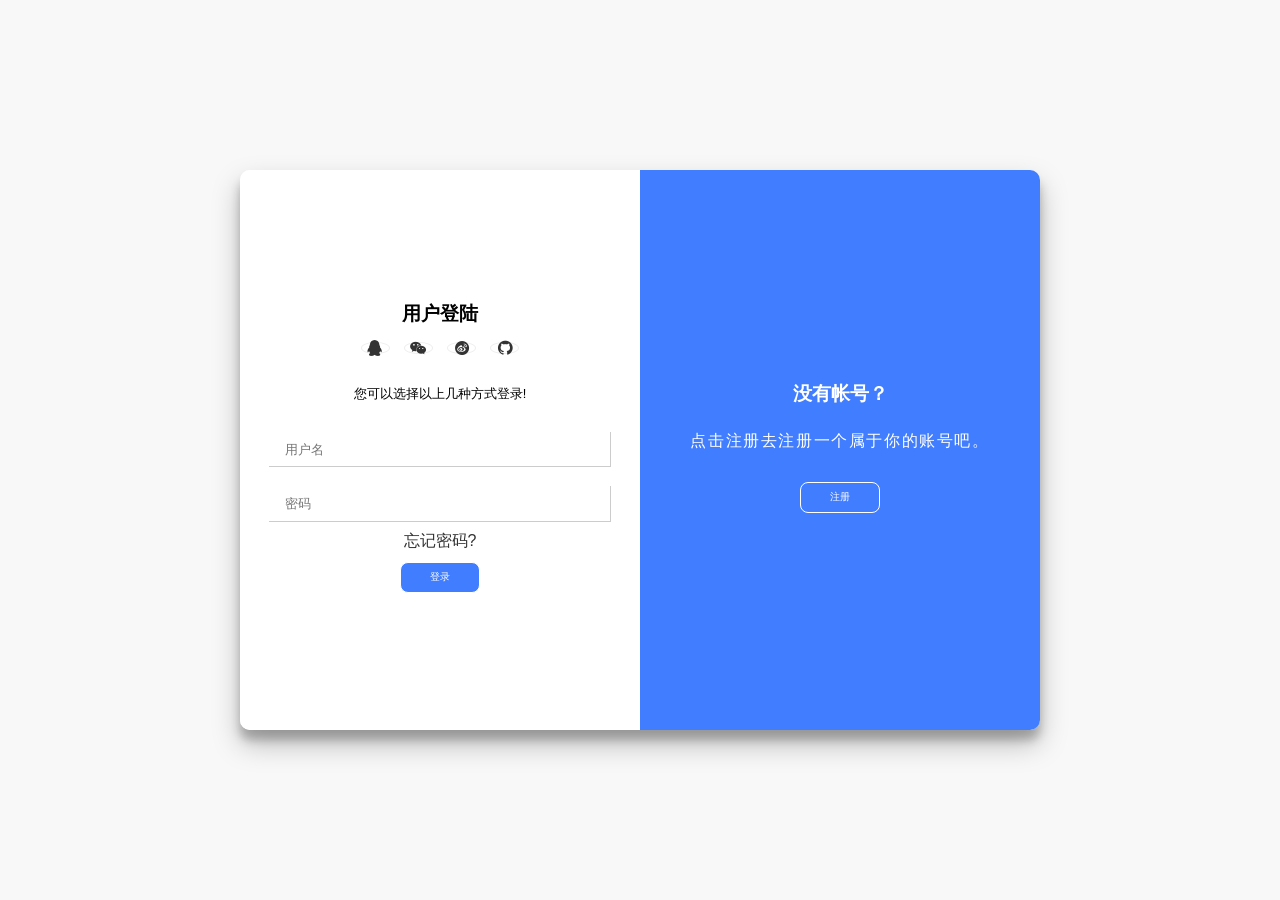
<file: index.html>
<!DOCTYPE html>
<html lang="zh-CH">
<head>
    <meta charset="UTF-8">
    <meta name="viewport" content="width=device-width, initial-scale=1.0">
    <title>哈尔滨理工大学官网练习</title>
    <link rel="stylesheet" href="./css/index.css">
</head>
<script>
    window.onload=function(){
        // 读取Cookie
        let cookie = document.cookie;
        // 如果没有登录状态
        if (!cookie.includes('loginStatus=success')) {
            alert('请先登录！');
            window.location.href = './auth/index.html'; // 登录页面路径
        }
        let imglist = document.querySelectorAll('.imglist a')
        let leftBtn = document.querySelector('.leftBtn')
        let rightBtn = document.querySelector('.rightBtn')
        let btnlist = document.querySelectorAll('.btnlist span')
        // 轮播图的下标
        let index=0;
        let time;
        autoPlay();
        //位置按钮
        btnClick();
        function autoPlay(){
            clearInterval(time);
            time = setInterval(() => {
                // for(let i=0;i<imglist.length;i++){
                //     imglist[i].classList.remove('show');
                // }
                index==imglist.length-1?index=0:index++;
                public();
                // imglist[index].classList.add('show')
            }, 3000);
        }
        leftBtn.onclick=function(){
            // 清除一下time，防止在点击按钮的时候还在自动轮播
            clearInterval(time);
            index==0?index=imglist.length-1:index--;
            public();
            // 再调用
            autoPlay();
        }
        rightBtn.onclick=function(){
            clearInterval(time);
            index==imglist.length-1?index=0:index++;
            public();
            autoPlay();
        }
        function public(){
              for(let i=0;i<imglist.length;i++){
                imglist[i].classList.remove('show');
                btnlist[i].classList.remove('che');
                }
                imglist[index].classList.add('show');
                btnlist[index].classList.add('che');
        }
        function btnClick(){
            for(let i=0;i<btnlist.length;i++){
                btnlist[i].onclick=function(){
                    clearInterval(time);
                    index = i;
                    public();
                    autoPlay();
                }
            }
        }
        // 小轮播图缓慢轮播
        const postList=document.getElementById('postList')
        // 速度
        postList.style.animationDuration = '10s'
        // 自动获取下拉菜单高度
        const menuitems = document.querySelectorAll('.wp-menu .menu-item');
        menuitems.forEach(item =>{
            const submenu = item.querySelector('.submenu');
            if(submenu){
                const subHeight = submenu.scrollHeight;
                item.addEventListener('mouseenter',()=>{
                    submenu.style.height = subHeight + 'px'
                });
                item.addEventListener('mouseleave',()=>{
                    submenu.style.height = '0';
                })
            }
        })
    }
</script>
<body>
    <!-- 头部栏 -->
     <div class="header">
        <div class="container">
            <!-- 左侧logo区 -->
        <div class="header-left clearfix">
            <div class="sitelogo">
                <a href="#" title="返回哈尔滨理工大学首页"><img src="./images/logo.png" alt="logo图"></a>
            </div>
        </div>
        <!-- 右侧搜索区 -->
        <div class="header-right clearfix">
            <div class="old">
                <ul class="clearfix">
                    <li class="links-i1"><a href="#">旧版网站</a></li>
                </ul>
            </div>
            <div class="search-box">
                <div class="search-wp">
                    <form>
                        <div class="search-input">
                            <input class="search-title" type="text" placeholder="请输入关键字">
                        </div>
                        <div class="search-btn">
                            <input type="submit" class="search-submit" value>
                        </div>
                    </form>
                </div>
            </div>
        </div>
        </div>
     </div>
     <!-- 头部导航栏 -->
      <div class="wp-nav">
        <div class="inner clearfix">
            <div class="wp-panel">
                <div class="wp-winder">
                    <ul class="wp-menu clearfix">
                        <li class="menu-item i1"><a class="menu-link" href="#">首页</a></li>
                        <li class="menu-item i2">
                            <a class="menu-link" href="#">学校概况</a>
                            <ul class="submenu">
                                <li><a href="#">学院简介</a></li>
                                <li><a href="#">现任领导</a></li>
                                <li><a href="#">委员会</a></li>
                                <li><a href="#">学院办公室</a></li>
                                <li><a href="#">学生工作办公室</a></li>
                                <li><a href="#">系、中心</a></li>
                            </ul>
                        </li>
                        <li class="menu-item i3">
                            <a class="menu-link" href="#">师资队伍</a>
                            <ul class="submenu">
                                <li><a href="#">荣誉称号</a></li>
                                <li><a href="#">研究生导师</a></li>
                                <li><a href="#">教师队伍</a></li>
                                <li><a href="#">人才引进</a></li>
                            </ul>
                        </li>
                        <li class="menu-item i4">
                            <a class="menu-link" href="#">人才培养</a>
                            <ul class="submenu">
                                <li><a href="#">本科生培养</a></li>
                                <li><a href="#">硕士生培养</a></li>
                                <li><a href="#">博士生培养</a></li>
                                <li><a href="#">现代产业学院</a></li>
                            </ul>
                        </li>
                        <li class="menu-item i5">
                            <a class="menu-link" href="#">学科建设</a>
                            <ul class="submenu">
                                <li><a href="#">学科简介</a></li>
                                <li><a href="#">学科方向</a></li>
                                <li><a href="#">支撑平台</a></li>
                                <li><a href="#">博士后流动站</a></li>
                            </ul>
                        </li>
                        <li class="menu-item i6">
                            <a class="menu-link" href="#">专业建设</a>
                            <ul class="submenu">
                                <li><a href="#">一流本科专业</a></li>
                                <li><a href="#">工程教育专业认证</a></li>
                                <li><a href="#">新工科</a></li>
                                <li><a href="#">学生指导</a></li>
                                <li><a href="#">研究成果</a></li>
                                <li><a href="#">省级实验教学示范中心</a></li>
                            </ul>
                        </li>
                        <li class="menu-item i7">
                            <a class="menu-link" href="#">科学研究</a>
                            <ul class="submenu">
                                <li><a href="#">科研动态</a></li>
                                <li><a href="#">科研成果</a></li>
                            </ul>
                        </li>
                        <li class="menu-item i8">
                            <a class="menu-link" href="#">党群工作</a>
                            <ul class="submenu">
                                <li><a href="#">基层党组织</a></li>
                                <li><a href="#">党建理论</a></li>
                                <li><a href="#">党建学习</a></li>
                                <li><a href="#">党建活动</a></li>
                                <li><a href="#">党建风采</a></li>
                                <li><a href="#">能力作风建设</a></li>
                                <li><a href="#">喜迎二十大系列活动</a></li>
                            </ul>
                        </li>
                        <li class="menu-item i9">
                            <a class="menu-link" href="#">学生工作</a>
                            <ul class="submenu">
                                <li><a href="#">团学组织</a></li>
                                <li><a href="#">学生党建</a></li>
                                <li><a href="#">学生活动</a></li>
                                <li><a href="#">心理健康</a></li>
                                <li><a href="#">青春榜样</a></li>
                            </ul>
                        </li>
                        <li class="menu-item i10">
                            <a class="menu-link" href="#">招生就业</a>
                            <ul class="submenu">
                                <li><a href="#">本科生招生</a></li>
                                <li><a href="#">研究生招生</a></li>
                                <li><a href="#">就业工作</a></li>
                            </ul>
                        </li>
                        <li class="menu-item i11">
                            <a class="menu-link" href="#">校友之家</a>
                            <ul class="submenu">
                                <li><a href="#">校友风采</a></li>
                                <li><a href="#">校庆专栏</a></li>
                            </ul>
                        </li>
                    </ul>
                </div>
            </div>

        </div>
      </div>
      <!-- 主题内容区域 -->
       <!-- 轮播图-暂时用图片 -->
        <div class="wp-banner">
            <div class="imglist clearfix">
                <a href="#" class="show"><img src="./images/banner1.png" alt=""></a>
                <a href="#" class="show"><img src="./images/banner2.png" alt=""></a>
                <a href="#" class="show"><img src="./images/banner3.png" alt=""></a>
                <div class="leftBtn">&lt;</div>
                <div class="rightBtn">&gt;</div>
                <!-- 位置按钮 -->
                <div class="btnlist">
                    <span class="che"></span>
                    <span></span>
                    <span></span>
                </div>
            </div>
        </div>
        <!-- 内容区1 -->
         <div class="main1">
            <div class="container clearfix ">
                <div class="main1-left ">
                    <div class="biaoti clearfix">
                        <div class="tt">
                            <h3 class="titi" style="cursor: pointer;"><span class="title">学院要闻</span></h3>
                        </div>
                        <div class="more">
                            <a href="#">更多>></a>
                        </div>
                    </div>
                    <div class="mm1">
                        <div class="mm1-pc"><img src="./images/mm1.png" alt="小轮播图1-暂定"></div>
                        <div class="mm1-wz">
                            <h2 class="wz-h2">
                                <a href="#">计算机科学与技术学院召开2026版人才培...</a>
                            </h2>
                        </div>
                    </div>
                    <div class="mm2">
                        <ul class="new-text">
                            <li class="new-text-i1">
                                    <a href="#">校党委书记赵琳深入学院调研指导</a>
                            </li>
                            <li class="new-text-i2">
                                    <a href="#">校长刘侠、副校长杜军深入学院开展学科建设</a>
                                    <a class="i2-min" href="#">为深入贯彻落实学校“学科建设年”精神和相关工作部署...</a>
                            </li>
                            <li class="new-text-i3">
                                <a href="#">计算机科学与技术学院召开2026版人才培养方案论...</a>
                            </li>
                            <li class="new-text-i4">
                                <a href="#">计算机科学与技术学院领导深入新生晚自习巡查指...</a>
                            </li>
                            <li class="new-text-i5">
                                <a href="#">压实责任 全力攻坚——计算机科学与技术学院召开2...</a>
                            </li>
                            <li class="new-text-i6">
                                <a href="#">【书记领讲开学第一课·思想领航启新程】凝心铸...</a>
                            </li>
                        </ul>
                    </div>
                </div>
                <div class="main1-right ">
                    <div class="biaoti2 clearfix">
                        <div class="tt2">
                            <h3 class="titi" style="cursor: pointer;"><span class="title">通知公告</span></h3>
                        </div>
                        <div class="more">
                            <a href="#">更多>></a>
                        </div>
                    </div>
                    <div class="con">
                        <ul class="news_list clearfix">
                            <li class="news n1">
                                <div class="news_date">
                                    <div class="news_year">22</div>
                                    <div class="news_days">2026-04</div>
                                </div>
                                <div class="news_wz">
                                    <div class="news_con">
                                        <div class="news_title">
                                            <a href="#">计算机科学与技术学院2026年“励志之星”推荐人选公示</a>
                                        </div>
                                    </div>
                                </div>
                            </li>
                            <li class="news n1">
                                <div class="news_date">
                                    <div class="news_year">20</div>
                                    <div class="news_days">2026-04</div>
                                </div>
                                <div class="news_wz">
                                    <div class="news_con">
                                        <div class="news_title">
                                            <a href="#">计算机科学与技术学院2026年博士研究生招生（第二阶段）成绩公示</a>
                                        </div>
                                    </div>
                                </div>
                            </li>
                            <li class="news n1">
                                <div class="news_date">
                                    <div class="news_year">09</div>
                                    <div class="news_days">2026-04</div>
                                </div>
                                <div class="news_wz">
                                    <div class="news_con">
                                        <div class="news_title">
                                            <a href="#">计算机科学与技术学院2026年硕士研究生调剂公告 （第二批次）</a>
                                        </div>
                                    </div>
                                </div>
                            </li>
                            <li class="news n2"></li>
                            <li class="news n3"></li>
                        </ul>
                    </div>
                </div>
            </div>
         </div>
         <!-- 内容区2 -->
          <div class="main2">
            <div class="container">
                <div class="mod">
                    <div class="ml">
                        <div class="ml-box clearfix">
                            <div class="mod-biaoti clearfix">
                                <div class="tt2">
                                    <h3 class="titi" style="cursor: pointer;"><span class="title">党建活动</span></h3>
                                </div>
                                <div class="more">
                                    <a href="#">更多>></a>
                                </div>
                            </div>
                            <div class="con tu-text">
                                <ul class="news-list clearfix">
                                    <li class="news i1 clearfix">
                                        <div class="news-title">
                                            <a href="#">铭记光辉历史 践行初心使命—计算机...</a>
                                        </div>
                                        <div class="news-meta">07/02</div>
                                    </li>
                                    <li class="news i1 clearfix">
                                        <div class="news-title">
                                            <a href="#">学院党委多措并举开展系列主题党日活...</a>
                                        </div>
                                        <div class="news-meta">07/02</div>
                                    </li>
                                    <li class="news i1 clearfix">
                                        <div class="news-title">
                                            <a href="#">计算机科学与技术学院开展师德师风教...</a>
                                        </div>
                                        <div class="news-meta">07/02</div>
                                    </li>
                                    <li class="news i1 clearfix">
                                        <div class="news-title">
                                            <a href="#">计算机科学与技术学院党校圆满完成20...</a>
                                        </div>
                                        <div class="news-meta">07/02</div>
                                    </li>
                                    <li class="news i1 clearfix">
                                        <div class="news-title">
                                            <a href="#">以党纪学习教育推动中心工作—计算机...</a>
                                        </div>
                                        <div class="news-meta">07/02</div>
                                    </li>
                                    <li class="news i1 clearfix">
                                        <div class="news-title">
                                            <a href="#">计算机科学与技术学院召开辅导员队伍...</a>
                                        </div>
                                        <div class="news-meta">07/02</div>
                                    </li>
                                    <li class="news i1 clearfix">
                                        <div class="news-title">
                                            <a href="#">计算机科学与技术学院召开辅导员队伍...</a>
                                        </div>
                                        <div class="news-meta">07/02</div>
                                    </li>

                                </ul>
                            </div>
                        </div>
                    </div>
                    <div class="mc">
                        <div class="ml-box clearfix">
                            <div class="mod-biaoti clearfix">
                                <div class="tt2">
                                    <h3 class="titi" style="cursor: pointer;"><span class="title">科研动态</span></h3>
                                </div>
                                <div class="more">
                                    <a href="#">更多>></a>
                                </div>
                            </div>
                            <div class="con tu-text">
                                <ul class="news-list clearfix">
                                    <li class="news i1 clearfix">
                                        <div class="news-title">
                                            <a href="#">铭记光辉历史 践行初心使命—计算机...</a>
                                        </div>
                                        <div class="news-meta">07/02</div>
                                    </li>
                                    <li class="news i1 clearfix">
                                        <div class="news-title">
                                            <a href="#">学院党委多措并举开展系列主题党日活...</a>
                                        </div>
                                        <div class="news-meta">07/02</div>
                                    </li>
                                    <li class="news i1 clearfix">
                                        <div class="news-title">
                                            <a href="#">计算机科学与技术学院开展师德师风教...</a>
                                        </div>
                                        <div class="news-meta">07/02</div>
                                    </li>
                                    <li class="news i1 clearfix">
                                        <div class="news-title">
                                            <a href="#">计算机科学与技术学院党校圆满完成20...</a>
                                        </div>
                                        <div class="news-meta">07/02</div>
                                    </li>
                                    <li class="news i1 clearfix">
                                        <div class="news-title">
                                            <a href="#">以党纪学习教育推动中心工作—计算机...</a>
                                        </div>
                                        <div class="news-meta">07/02</div>
                                    </li>
                                    <li class="news i1 clearfix">
                                        <div class="news-title">
                                            <a href="#">计算机科学与技术学院召开辅导员队伍...</a>
                                        </div>
                                        <div class="news-meta">07/02</div>
                                    </li>
                                    <li class="news i1 clearfix">
                                        <div class="news-title">
                                            <a href="#">计算机科学与技术学院召开辅导员队伍...</a>
                                        </div>
                                        <div class="news-meta">07/02</div>
                                    </li>

                                </ul>
                            </div>
                        </div>
                    </div>
                    <div class="mr">
                        <div class="ml-box clearfix">
                            <div class="mod-biaoti clearfix">
                                <div class="tt2">
                                    <h3 class="titi" style="cursor: pointer;"><span class="title">常用下载</span></h3>
                                </div>
                                <div class="more">
                                    <a href="#">更多>></a>
                                </div>
                            </div>
                            <div class="con tu-text">
                                <ul class="news-list clearfix">
                                    <li class="news i1 clearfix">
                                        <div class="news-title">
                                            <a href="#">铭记光辉历史 践行初心使命—计算机...</a>
                                        </div>
                                        <div class="news-meta">07/02</div>
                                    </li>
                                    <li class="news i1 clearfix">
                                        <div class="news-title">
                                            <a href="#">学院党委多措并举开展系列主题党日活...</a>
                                        </div>
                                        <div class="news-meta">07/02</div>
                                    </li>
                                    <li class="news i1 clearfix">
                                        <div class="news-title">
                                            <a href="#">计算机科学与技术学院开展师德师风教...</a>
                                        </div>
                                        <div class="news-meta">07/02</div>
                                    </li>
                                    <li class="news i1 clearfix">
                                        <div class="news-title">
                                            <a href="#">计算机科学与技术学院党校圆满完成20...</a>
                                        </div>
                                        <div class="news-meta">07/02</div>
                                    </li>
                                    <li class="news i1 clearfix">
                                        <div class="news-title">
                                            <a href="#">以党纪学习教育推动中心工作—计算机...</a>
                                        </div>
                                        <div class="news-meta">07/02</div>
                                    </li>
                                    <li class="news i1 clearfix">
                                        <div class="news-title">
                                            <a href="#">计算机科学与技术学院召开辅导员队伍...</a>
                                        </div>
                                        <div class="news-meta">07/02</div>
                                    </li>
                                    <li class="news i1 clearfix">
                                        <div class="news-title">
                                            <a href="#">计算机科学与技术学院召开辅导员队伍...</a>
                                        </div>
                                        <div class="news-meta">07/02</div>
                                    </li>

                                </ul>
                            </div>
                        </div>
                    </div>
                </div>
            </div>
          </div>
          <!-- 内容3 -->
           <div class="main3">
            <div class="container">
                <div class="mod clearfix">
                    <div class="post-min">
                        <div class="biaoti3 clearfix">
                            <div class="tt">
                                <h3 class="titi"><span class="title">学院要闻</span></h3>
                            </div>
                            <div class="more">
                                <a href="#">更多>></a>
                            </div>
                        </div>
                        <!-- 小轮播 -->
                        <div class="scroll-wrap">
                        <div class="pc-min clearfix" id="postList">
                            <div class="pc1">
                                <img src="./images/post1.png">
                                <div class="pc1-wz">
                                    <a href="#">做守护祖国网络天空的雄鹰————...</a>
                                </div>
                            </div>
                            <div class="pc2">
                                <img src="./images/post2.png">
                                <div class="pc2-wz">
                                    <a href="#">躬身耕耘爱生如子，行为师范...</a>
                                </div>
                            </div>
                            <div class="pc3">
                                <img src="./images/post3.png">
                                <div class="pc3-wz">
                                    <a href="#">计算机学院党员志愿者在防疫...</a>
                                </div>
                            </div>
                            <div class="pc4">
                                <img src="./images/post4.png">
                                <div class="pc4-wz">
                                    <a href="#">守正创新攀高峰，团结奋进开新...</a>
                                </div>
                            </div>
                            <div class="pc1">
                                <img src="./images/post1.png">
                                <div class="pc1-wz">
                                    <a href="#">做守护祖国网络天空的雄鹰————...</a>
                                </div>
                            </div>
                            <div class="pc2">
                                <img src="./images/post2.png">
                                <div class="pc2-wz">
                                    <a href="#">躬身耕耘爱生如子，行为师范...</a>
                                </div>
                            </div>
                            <div class="pc3">
                                <img src="./images/post3.png">
                                <div class="pc3-wz">
                                    <a href="#">计算机学院党员志愿者在防疫...</a>
                                </div>
                            </div>
                            <div class="pc4">
                                <img src="./images/post4.png">
                                <div class="pc4-wz">
                                    <a href="#">守正创新攀高峰，团结奋进开新...</a>
                                </div>
                            </div>
                        </div>
                        </div>
                    <div class="post-2">
                        <div class="biaoti3 clearfix">
                            <div class="tt">
                                <h3 class="titi" style="cursor: pointer;"><span class="title">专业介绍</span></h3>
                            </div>
                            <div class="more">
                                <a href="#">更多>></a>
                            </div>
                        </div>
                        <div class="tu-text">
                            <ul class="news-list clearfix">
                                <li class="news n1">
                                    <div class="news-con"></div>
                                    <div class="news-title0"><a href="#">网络空间安全</a></div>
                                </li>
                                <li class="news n1">
                                     <div class="news-con"></div>
                                    <div class="news-title0"><a href="#">计算机科学与技术</a></div>
                                </li>
                                <li class="news n1">
                                     <div class="news-con"></div>
                                    <div class="news-title0"><a href="#">网络工程</a></div>
                                </li>
                                <li class="news n1">
                                     <div class="news-con"></div>
                                    <div class="news-title0"><a href="#">软件工程</a></div>
                                </li>
                                <li class="news n1">
                                     <div class="news-con"></div>
                                    <div class="news-title0"><a href="#">集成电路设计与集成系统</a></div>
                                </li>
                                <li class="news n1">
                                     <div class="news-con"></div>
                                    <div class="news-title0"><a href="#">物联网工程</a></div>
                                </li>
                            </ul>
                        </div>
                    </div>
                        <div class="post-3">
                            <div class="biaoti3 clearfix">
                                <div class="tt">
                                    <h3 class="titi"style="cursor: pointer;"><span class="title">校内资源</span></h3>
                                </div>
                                <div class="more">
                                    <a href="#">更多>></a>
                                </div>
                                </div>
                            <div class="post3-text">
                                <ul class="post3-list clearfix">
                                    <li class="pnews n1 clearfix">
                                        <div class="ptitle"><a href="#">校内办公</a></div>
                                    </li>
                                    <li class="pnews n2 clearfix">
                                         <div class="ptitle"><a href="#">图书馆</a></div>
                                    </li>
                                    <li class="pnews n3 clearfix">
                                         <div class="ptitle"><a href="#">理工邮箱</a></div>
                                    </li>
                                    <li class="pnews n4 clearfix">
                                         <div class="ptitle"><a href="#">教务在线</a></div>
                                    </li>
                                    <li class="pnews n5 clearfix">
                                         <div class="ptitle"><a href="#">教师主页</a></div>
                                    </li>
                                    <li class="pnews n6 clearfix">
                                         <div class="ptitle"><a href="#">新闻网</a></div>
                                    </li>
                                    <li class="pnews n7 clearfix">
                                         <div class="ptitle"><a href="#">ACM/ICPC</a></div>
                                    </li>
                                </ul>
                            </div>
                        </div>
                </div>
            </div>
           </div>
           </div>
           <!-- 页脚区 -->
            <div class="footer">
                <div class="container">
                    <div class="top-link clearfix">
                        <li style="font-size: 14px;color: white;">友情链接</li>
                        <li><a href="#">国家教育部</a></li>
                        <li><a href="#">国家自然科学基金委</a></li>
                        <li><a href="#">黑龙江省教育厅</a></li>
                        <li><a href="#">黑龙江省科技厅</a></li>
                        <li><a href="#">中国学术会议网</a></li>
                        <li><a href="#">学习强国</a></li>
                        <li><a href="#">国际在线</a></li>
                        <li><a href="#">智慧树</a></li> 
                    </div>
                    <div class="bottom-foot">
                        <p class="copyright">Copyright ©版权声明©2022  计算机科学与技术学院  版权所有</p>
                        <p class="copyright">哈尔滨理工大学 哈尔滨市南岗区学府路52号</p>
                        <div class="foot-right">
                            <ul class="clearfix">
                                <li class="i1">
                                    <div class="right-con">
                                        <a href="#" target="_blank" title="学校公众号"><img src="./images/二维码.png" alt="二维码"></a>
                                    </div>
                                    <span>
                                        <a href="#" target="_blank" title="学校公众号">学校公众号</a>
                                    </span>
                                </li>
                                <li class="i2">
                                    <div class="right-con">
                                        <a href="#" target="_blank" title="计科芳华"><img src="./images/二维码2.png" alt="二维码"></a>
                                    </div>
                                    <span>
                                        <a href="#" target="_blank" title="计科芳华">计科芳华</a>
                                    </span>
                                </li>
                            </ul>
                        </div>
                    </div>
                </div>
            </div>
</body>
</html>
</file>
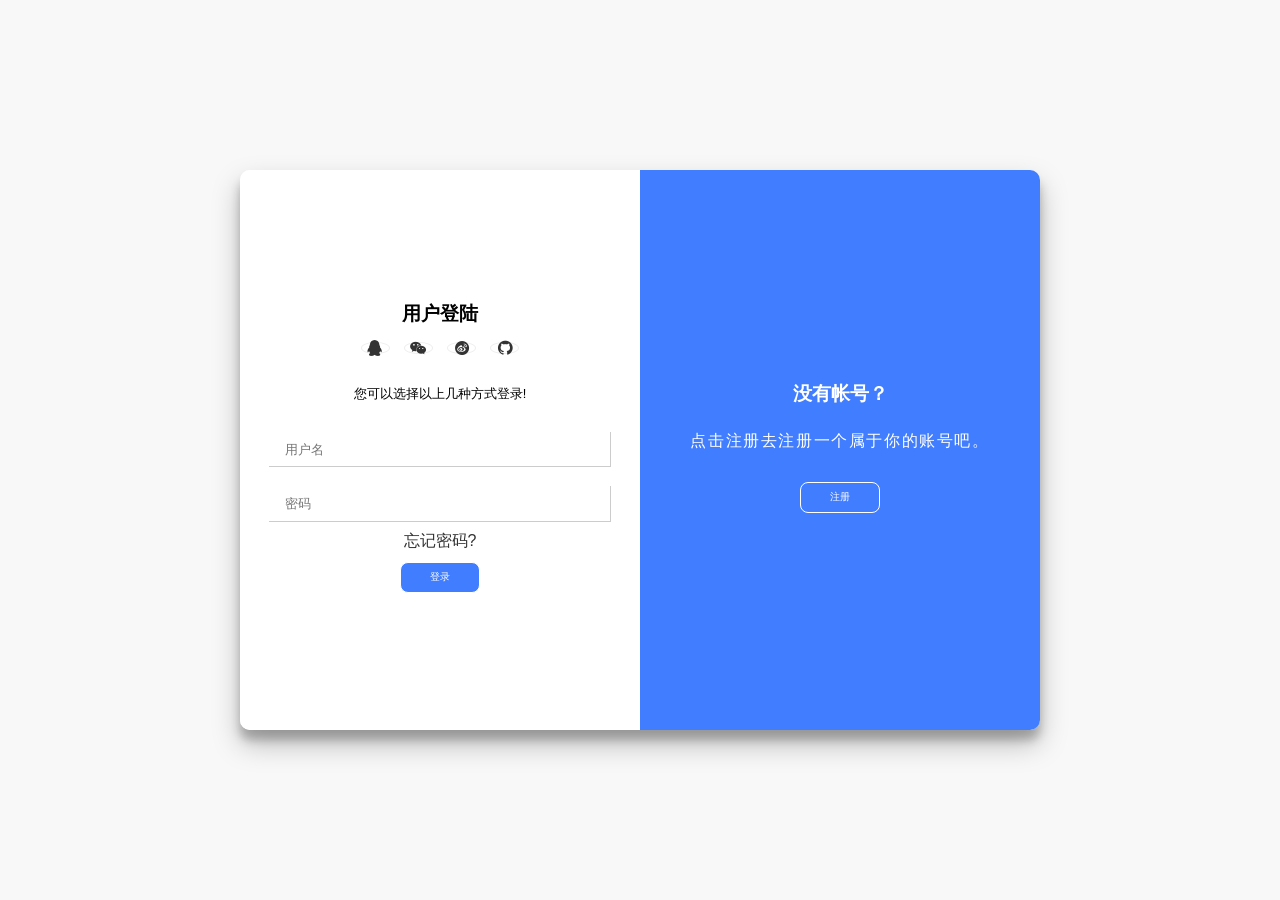
<file: auth/index.html>
<!DOCTYPE html>
<html lang="en">
<head>
    <meta charset="UTF-8">
    <meta http-equiv="X-UA-Compatible" content="IE=edge">
    <meta name="viewport" content="width=device-width, initial-scale=1.0">
    <title>登录注册</title>
    <!-- 引入css 和图标图的css  引入才可以生效 -->
    <link rel="stylesheet" href="./assets/style.css">
    <link rel="stylesheet" href="./assets/iconfont/iconfont.css">
</head>
<body>
    <div class="container" id="container">
        <div class="form-container sign-up-container">
            <form action="#" onsubmit="register(event)" id="registerForm">
                <h1>用户注册</h1>
                <div class="social-container">
                    <a href="#" class="social"><i class="iconfont icon-qq"></i></a>
                    <a href="#" class="social"><i class="iconfont icon-weixin"></i></a>
                    <a href="#" class="social"><i class="iconfont icon-weibo-copy"></i></a>
                    <a href="#" class="social"><i class="iconfont icon-github"></i></a>
                </div>
                <span>您可以选择以上几种方式注册一个您的账户!</span>
                <input type="text" id="regUsername" placeholder="用户名">
                <input type="password" id="regPwd" placeholder="密码">
                <input type="email" id="regEmail" placeholder="邮箱">
                <button type="button" id="send_code">发送验证码</button>
                <span id="codeBox" style="border:1px solid #ccc;
                padding:5px 10px; margin-left:10px; cursor:pointer;"></span>
                <input type="text" autocomplete="off" id="verifyInput" placeholder="请输入验证码">
                <button>注册</button>
            </form>
        </div>
        <div class="form-container log-in-container" >
        <!-- 登录 -->
         <form action="#" onsubmit="checkLogin(event)">
            <h1>用户登陆</h1>
                <div class="social-container">
                    <a href="#" class="social"><i class="iconfont icon-qq"></i></a>
                    <a href="#" class="social"><i class="iconfont icon-weixin"></i></a>
                    <a href="#" class="social"><i class="iconfont icon-weibo-copy"></i></a>
                    <a href="#" class="social"><i class="iconfont icon-github"></i></a>
                </div>
                <span>您可以选择以上几种方式登录!</span>
                <input type="text" id="name" placeholder="用户名" required>
                <input type="password" id="password" placeholder="密码" required>
                <a href="#">忘记密码?</a>
                <button type="submit">登录</button>
         </form>
    </div>
    <!-- 侧边栏内容 -->
     <div class="overlay-container">
        <div class="overlay">
            <div class="overlay-pannel overlay-left">
                <h1>已有帐号？</h1>
                <p>点我去进行登录吧。</p>
                <button class="ghost" id="signIn">登录</button>
            </div>
            <div class="overlay-pannel overlay-right">
                <h1>没有帐号？</h1>
                <p>点击注册去注册一个属于你的账号吧。</p>
                <button class="ghost" id="signUp">注册</button>
            </div>
        </div>
     </div>
    </div>
</body>
<script src="./index.js"></script>
</html>
</file>
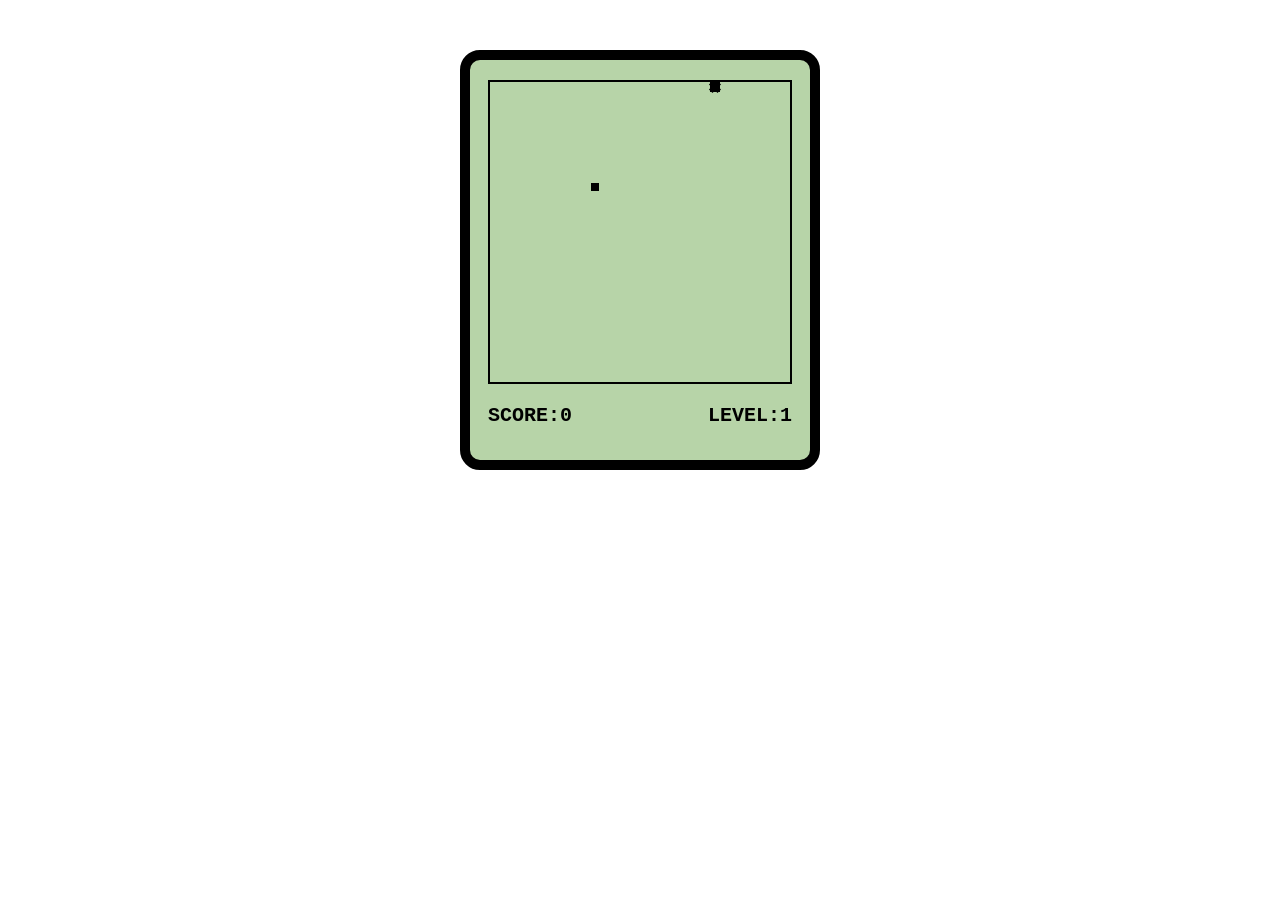
<file: 贪吃蛇游戏/贪食蛇.html>
<!DOCTYPE html>
<html lang="zh-CH">
<head>
    <meta charset="UTF-8">
    <meta name="viewport" content="width=device-width, initial-scale=1.0">
    <title>贪吃蛇</title>
    <style>
        *{
            margin: 0;
            padding: 0;
            box-sizing: border-box;
        }
        #main{
            height: 420px;
            width: 360px;
            border: 10px #000 solid;
            background-color: #b7d4a8;
            border-radius: 20px;
            margin: 50px auto;
        }
        #stage {
            width: 304px;
            height: 304px;
            border: 2px solid #000;
            margin: 20px auto;
            position: relative;
        }
        #snake > div{
            width: 10px;
            height: 10px;
            background-color: #000;
            position: absolute;
            border: 1px solid #b7d4a8;
        }
        #food{
            width: 10px;
            height: 10px;
            background-color: #000;
            position: absolute;
            top: 100px;
            left: 120px;
            display: flex;
            flex-flow: wrap;
        }
        #food  > div{
            width: 5px;
            height: 5px;
            background-color: #000;
            transform: rotate(45deg);
        }
        #info{
            width: 304px;
            margin: 0px auto;
            display: flex;
            justify-content: space-between;
            font: bold 20px courier;
        }
    </style>
</head>
<body>
    <div id="main">
        <div id="stage">
            <div id="snake">
                <div style="left: 100px; top: 100px;"></div>
            </div>
            <div id="food">
                <div></div>
                <div></div>
                <div></div>
                <div></div>
            </div>
        </div>
        <div id="info">
            <div>SCORE:<span id="score">0</span></div>
            <div>LEVEL:<span id="level">1</span></div>
        </div>
    </div>

        <script>
            // 1. 获取元素
            const snake = document.getElementById("snake");
            const food = document.getElementById("food");
            const scoreEle = document.getElementById("score");
            const levelEle = document.getElementById("level");

            // 2. 初始化变量
            let dir  
            let score = 0;
            let level = 1;
            let timer = null;

            // 3. 生成食物（避开蛇身体）
            function changeFood() {
                const snakes = snake.querySelectorAll("div");
                let x, y;
                // 生成食物，直到不在蛇身上
                do {
                    x = Math.floor(Math.random() * 30) * 10;
                    y = Math.floor(Math.random() * 30) * 10;
                } while (Array.from(snakes).some(seg => seg.offsetLeft === x && seg.offsetTop === y));
                
                food.style.left = x + "px";
                food.style.top = y + "px";
            }
            changeFood();

            // 4. 方向控制
            const keyArr = ["ArrowUp","ArrowDown","ArrowLeft","ArrowRight"];
            const reObj = {
                ArrowUp: "ArrowDown",
                ArrowDown: "ArrowUp",
                ArrowLeft:"ArrowRight",
                ArrowRight:"ArrowLeft"
            };

            document.addEventListener("keydown",(event)=>{
                if(keyArr.includes(event.key)){
                    const snakes = snake.querySelectorAll("div");
                    // 蛇长度<2时可任意转向，≥2时不能掉头
                    if(snakes.length < 2 || reObj[dir] !== event.key){
                        dir = event.key;
                    }
                }
            })

            // 5. 蛇移动核心函数
            function move(){
                // 每次移动都重新获取蛇的身体
                const snakes = snake.querySelectorAll("div");
                const head = snakes[0]; // 蛇头

                // 获取蛇头当前坐标
                let x = head.offsetLeft;
                let y = head.offsetTop;

                // 根据方向计算新坐标
                switch(dir){
                    case "ArrowUp":
                        y -= 10;
                        break;
                    case "ArrowDown":
                        y +=10;
                        break;
                    case "ArrowLeft":
                        x -= 10; 
                        break;
                    case "ArrowRight":
                        x += 10;
                        break;
                }

                //  边界检测：撞墙游戏结束
                if(x < 0 || x >= 300 || y < 0 || y >= 300){
                    alert("游戏结束！得分：" + score);
                    clearInterval(timer);
                    return;
                }

                //  吃到食物
                if(x === food.offsetLeft && y === food.offsetTop){
                    changeFood();
                    // 新增身体
                    snake.insertAdjacentHTML("beforeend","<div></div>");
                    score += 10;
                    scoreEle.innerText = score;
                    // 升级提速
                    if(score % 50 === 0){
                        level++ ;
                        levelEle.innerText = level;
                        clearInterval(timer);
                        timer = setInterval(move, 300 - (level - 1)*30);
                    }
                } else {
                    //没吃到食物删除尾巴
            const tail = snakes[snakes.length - 1];
                    tail.remove();
                }
                //  创建新蛇头，插到最前面
                const newHead = document.createElement("div");
                newHead.style.left = x + "px";
                newHead.style.top = y + "px";
                snake.insertAdjacentElement("afterbegin", newHead);
                //  撞到自己检测
                const newSnakes = snake.querySelectorAll("div");
                for(let i = 1; i < newSnakes.length; i++){
                    if(x === newSnakes[i].offsetLeft && y === newSnakes[i].offsetTop){
                        alert("游戏结束！得分：" + score);
                        clearInterval(timer);
                        return;
                    }
                }
            }
            // 启动游戏
            timer = setInterval(move, 300);
        </script>
 </body>
 </html>
</file>
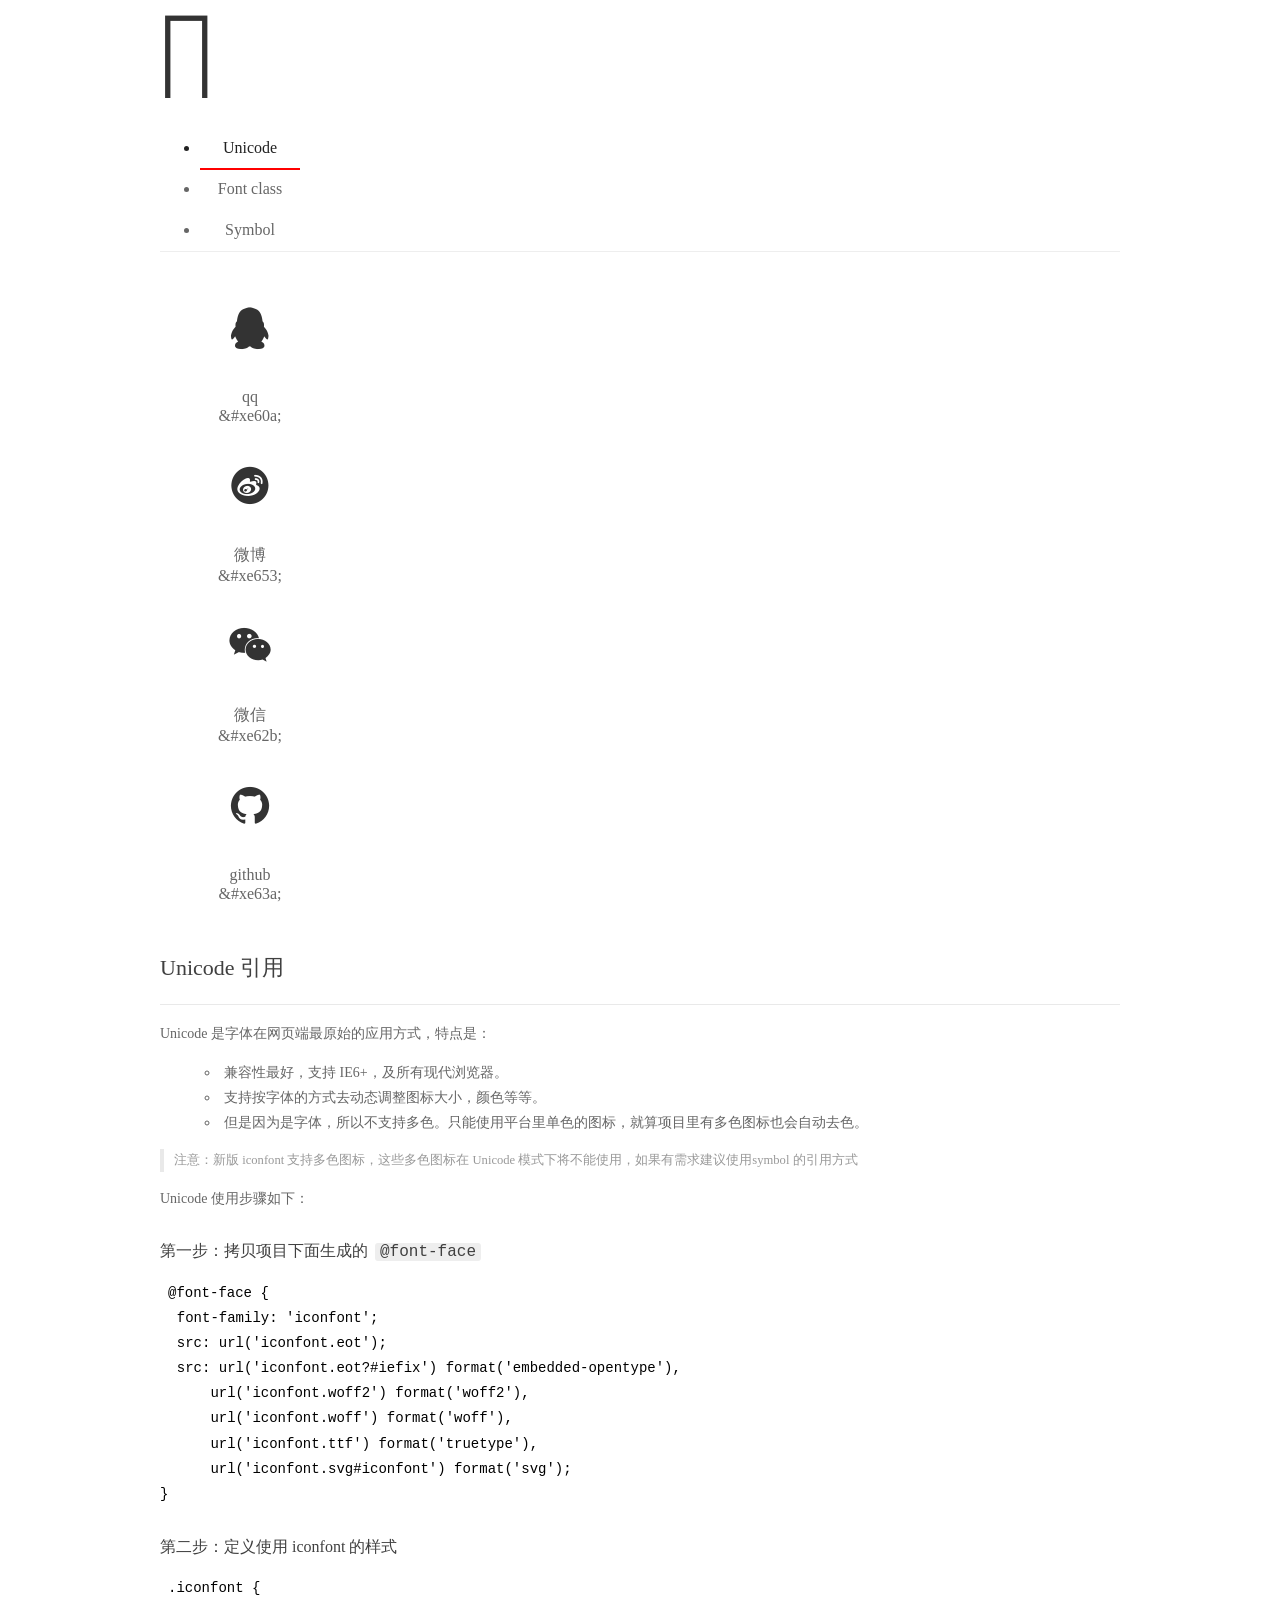
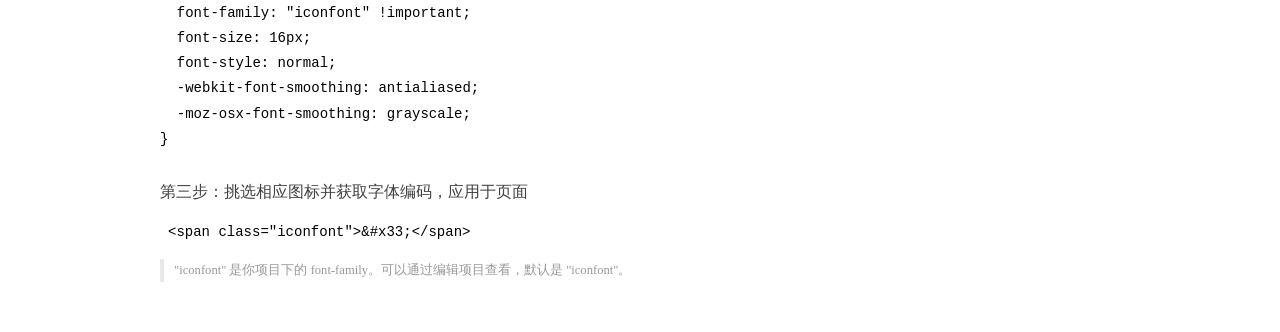
<file: auth/assets/iconfont/demo_index.html>
<!DOCTYPE html>
<html>
<head>
  <meta charset="utf-8"/>
  <title>IconFont Demo</title>
  <link rel="shortcut icon" href="https://gtms04.alicdn.com/tps/i4/TB1_oz6GVXXXXaFXpXXJDFnIXXX-64-64.ico" type="image/x-icon"/>
  <link rel="stylesheet" href="https://g.alicdn.com/thx/cube/1.3.2/cube.min.css">
  <link rel="stylesheet" href="demo.css">
  <link rel="stylesheet" href="iconfont.css">
  <script src="iconfont.js"></script>
  <!-- jQuery -->
  <script src="https://a1.alicdn.com/oss/uploads/2018/12/26/7bfddb60-08e8-11e9-9b04-53e73bb6408b.js"></script>
  <!-- 代码高亮 -->
  <script src="https://a1.alicdn.com/oss/uploads/2018/12/26/a3f714d0-08e6-11e9-8a15-ebf944d7534c.js"></script>
</head>
<body>
  <div class="main">
    <h1 class="logo"><a href="https://www.iconfont.cn/" title="iconfont 首页" target="_blank">&#xe86b;</a></h1>
    <div class="nav-tabs">
      <ul id="tabs" class="dib-box">
        <li class="dib active"><span>Unicode</span></li>
        <li class="dib"><span>Font class</span></li>
        <li class="dib"><span>Symbol</span></li>
      </ul>
      
    </div>
    <div class="tab-container">
      <div class="content unicode" style="display: block;">
          <ul class="icon_lists dib-box">
          
            <li class="dib">
              <span class="icon iconfont">&#xe60a;</span>
                <div class="name">qq</div>
                <div class="code-name">&amp;#xe60a;</div>
              </li>
          
            <li class="dib">
              <span class="icon iconfont">&#xe653;</span>
                <div class="name">微博</div>
                <div class="code-name">&amp;#xe653;</div>
              </li>
          
            <li class="dib">
              <span class="icon iconfont">&#xe62b;</span>
                <div class="name">微信</div>
                <div class="code-name">&amp;#xe62b;</div>
              </li>
          
            <li class="dib">
              <span class="icon iconfont">&#xe63a;</span>
                <div class="name">github</div>
                <div class="code-name">&amp;#xe63a;</div>
              </li>
          
          </ul>
          <div class="article markdown">
          <h2 id="unicode-">Unicode 引用</h2>
          <hr>

          <p>Unicode 是字体在网页端最原始的应用方式，特点是：</p>
          <ul>
            <li>兼容性最好，支持 IE6+，及所有现代浏览器。</li>
            <li>支持按字体的方式去动态调整图标大小，颜色等等。</li>
            <li>但是因为是字体，所以不支持多色。只能使用平台里单色的图标，就算项目里有多色图标也会自动去色。</li>
          </ul>
          <blockquote>
            <p>注意：新版 iconfont 支持多色图标，这些多色图标在 Unicode 模式下将不能使用，如果有需求建议使用symbol 的引用方式</p>
          </blockquote>
          <p>Unicode 使用步骤如下：</p>
          <h3 id="-font-face">第一步：拷贝项目下面生成的 <code>@font-face</code></h3>
<pre><code class="language-css"
>@font-face {
  font-family: 'iconfont';
  src: url('iconfont.eot');
  src: url('iconfont.eot?#iefix') format('embedded-opentype'),
      url('iconfont.woff2') format('woff2'),
      url('iconfont.woff') format('woff'),
      url('iconfont.ttf') format('truetype'),
      url('iconfont.svg#iconfont') format('svg');
}
</code></pre>
          <h3 id="-iconfont-">第二步：定义使用 iconfont 的样式</h3>
<pre><code class="language-css"
>.iconfont {
  font-family: "iconfont" !important;
  font-size: 16px;
  font-style: normal;
  -webkit-font-smoothing: antialiased;
  -moz-osx-font-smoothing: grayscale;
}
</code></pre>
          <h3 id="-">第三步：挑选相应图标并获取字体编码，应用于页面</h3>
<pre>
<code class="language-html"
>&lt;span class="iconfont"&gt;&amp;#x33;&lt;/span&gt;
</code></pre>
          <blockquote>
            <p>"iconfont" 是你项目下的 font-family。可以通过编辑项目查看，默认是 "iconfont"。</p>
          </blockquote>
          </div>
      </div>
      <div class="content font-class">
        <ul class="icon_lists dib-box">
          
          <li class="dib">
            <span class="icon iconfont icon-qq"></span>
            <div class="name">
              qq
            </div>
            <div class="code-name">.icon-qq
            </div>
          </li>
          
          <li class="dib">
            <span class="icon iconfont icon-weibo-copy"></span>
            <div class="name">
              微博
            </div>
            <div class="code-name">.icon-weibo-copy
            </div>
          </li>
          
          <li class="dib">
            <span class="icon iconfont icon-weixin"></span>
            <div class="name">
              微信
            </div>
            <div class="code-name">.icon-weixin
            </div>
          </li>
          
          <li class="dib">
            <span class="icon iconfont icon-github"></span>
            <div class="name">
              github
            </div>
            <div class="code-name">.icon-github
            </div>
          </li>
          
        </ul>
        <div class="article markdown">
        <h2 id="font-class-">font-class 引用</h2>
        <hr>

        <p>font-class 是 Unicode 使用方式的一种变种，主要是解决 Unicode 书写不直观，语意不明确的问题。</p>
        <p>与 Unicode 使用方式相比，具有如下特点：</p>
        <ul>
          <li>兼容性良好，支持 IE8+，及所有现代浏览器。</li>
          <li>相比于 Unicode 语意明确，书写更直观。可以很容易分辨这个 icon 是什么。</li>
          <li>因为使用 class 来定义图标，所以当要替换图标时，只需要修改 class 里面的 Unicode 引用。</li>
          <li>不过因为本质上还是使用的字体，所以多色图标还是不支持的。</li>
        </ul>
        <p>使用步骤如下：</p>
        <h3 id="-fontclass-">第一步：引入项目下面生成的 fontclass 代码：</h3>
<pre><code class="language-html">&lt;link rel="stylesheet" href="./iconfont.css"&gt;
</code></pre>
        <h3 id="-">第二步：挑选相应图标并获取类名，应用于页面：</h3>
<pre><code class="language-html">&lt;span class="iconfont icon-xxx"&gt;&lt;/span&gt;
</code></pre>
        <blockquote>
          <p>"
            iconfont" 是你项目下的 font-family。可以通过编辑项目查看，默认是 "iconfont"。</p>
        </blockquote>
      </div>
      </div>
      <div class="content symbol">
          <ul class="icon_lists dib-box">
          
            <li class="dib">
                <svg class="icon svg-icon" aria-hidden="true">
                  <use xlink:href="#icon-qq"></use>
                </svg>
                <div class="name">qq</div>
                <div class="code-name">#icon-qq</div>
            </li>
          
            <li class="dib">
                <svg class="icon svg-icon" aria-hidden="true">
                  <use xlink:href="#icon-weibo-copy"></use>
                </svg>
                <div class="name">微博</div>
                <div class="code-name">#icon-weibo-copy</div>
            </li>
          
            <li class="dib">
                <svg class="icon svg-icon" aria-hidden="true">
                  <use xlink:href="#icon-weixin"></use>
                </svg>
                <div class="name">微信</div>
                <div class="code-name">#icon-weixin</div>
            </li>
          
            <li class="dib">
                <svg class="icon svg-icon" aria-hidden="true">
                  <use xlink:href="#icon-github"></use>
                </svg>
                <div class="name">github</div>
                <div class="code-name">#icon-github</div>
            </li>
          
          </ul>
          <div class="article markdown">
          <h2 id="symbol-">Symbol 引用</h2>
          <hr>

          <p>这是一种全新的使用方式，应该说这才是未来的主流，也是平台目前推荐的用法。相关介绍可以参考这篇<a href="">文章</a>
            这种用法其实是做了一个 SVG 的集合，与另外两种相比具有如下特点：</p>
          <ul>
            <li>支持多色图标了，不再受单色限制。</li>
            <li>通过一些技巧，支持像字体那样，通过 <code>font-size</code>, <code>color</code> 来调整样式。</li>
            <li>兼容性较差，支持 IE9+，及现代浏览器。</li>
            <li>浏览器渲染 SVG 的性能一般，还不如 png。</li>
          </ul>
          <p>使用步骤如下：</p>
          <h3 id="-symbol-">第一步：引入项目下面生成的 symbol 代码：</h3>
<pre><code class="language-html">&lt;script src="./iconfont.js"&gt;&lt;/script&gt;
</code></pre>
          <h3 id="-css-">第二步：加入通用 CSS 代码（引入一次就行）：</h3>
<pre><code class="language-html">&lt;style&gt;
.icon {
  width: 1em;
  height: 1em;
  vertical-align: -0.15em;
  fill: currentColor;
  overflow: hidden;
}
&lt;/style&gt;
</code></pre>
          <h3 id="-">第三步：挑选相应图标并获取类名，应用于页面：</h3>
<pre><code class="language-html">&lt;svg class="icon" aria-hidden="true"&gt;
  &lt;use xlink:href="#icon-xxx"&gt;&lt;/use&gt;
&lt;/svg&gt;
</code></pre>
          </div>
      </div>

    </div>
  </div>
  <script>
  $(document).ready(function () {
      $('.tab-container .content:first').show()

      $('#tabs li').click(function (e) {
        var tabContent = $('.tab-container .content')
        var index = $(this).index()

        if ($(this).hasClass('active')) {
          return
        } else {
          $('#tabs li').removeClass('active')
          $(this).addClass('active')

          tabContent.hide().eq(index).fadeIn()
        }
      })
    })
  </script>
</body>
</html>
</file>
<file: css/index.css>
/* #region 基础设置 start */
.container {
    max-width: 1140px;
    margin: 0 auto; 
}
ul,ol {
    list-style: none;
}
a {
    text-decoration: none;
}
body,h1,h2,h3,h4,h5,h6,hr,p,blockquote,dl,dt,dd,ul,ol,li,pre,form,fieldset,legend,button,input,textarea,th,td{
    margin: 0;
    padding: 0;
}   

/* #endregion 基础设置 end */

/* #region 头部栏样式 start*/
.header{
    height: 116px;
    background: #105fa5 url(../images/heabd.png) no-repeat center bottom;
}
.header-left .sitelogo{
    float: left;
    padding-top: 10px;
}
.header-right{
    width: 217px;
    float: right;
    margin-top: 25px;
}
.old{
    float: right;
}
.old ul .links-i1{
    float: left;
}
.old ul .links-i1 a{
    color: white;
    font-size: 12px;
}
.search-box{
    width: 156px;
    margin-top: 25px;
    float: left;
    text-align: right;
}
.search-wp{
    position: relative;
    border: 1px solid #d0d0d0;
}
.search-wp form{
    display: block;
}
.search-wp .search-input{
    margin-right: 40px;
    margin-left: 5px;
}
.search-wp .search-input input.search-title{
    padding: 6px 0px;
    width: 100%;
    height: 16px;
    outline: 0;
    border: 0;
    background: 0 0;
    color: #fff;
    font-size: 12px;
    line-height: 15px;
    opacity: 0.6;
    font-family: 微软雅黑;
}
.search-wp .search-input
input.search-title::-webkit-input-placeholder{
    color: #fff;
    opacity: 0.9;
    text-align: left;
}
/* .search-wp .search-input
input.search-title::-moz-placeholder{
    color: #fff;
    opacity: 0.6;
    text-align: left;
}
.search-wp .search-input
input.search-title::-ms-placeholder{
    color: #fff;
    opacity: 0.6;
    text-align: left;
} */
.search-wp .search-btn{
    position: absolute;
    top: -1px;
    right: 0;
    width: 32px;
    height: 24px;
}
.search-wp .search-btn input.search-submit{
    width: 32px;
    height: 24px;
    outline: 0;
    border: 0;
    background: url(../images/sous.png) no-repeat center center;
    cursor: pointer;
}
/* #endregion 头部栏样式 end*/
/* #region 头部导航栏 start */
.wp-nav{
    border-bottom: 5px solid #d6bd88;
    background: url(../images/navbd.png) no-repeat center;
    background-size: cover;
}
.wp-nav .inner{
    border-top: 1px solid #3977ae;
    margin: 0 auto;
    max-width: 1140px;
}
.wp-nav .inner .wp-panel{
    height: 45px;
}
.wp-menu{
    margin: 0 auto;
}
.wp-winder ul{
padding-left: 0;
}
.wp-menu .menu-item{
    position: relative;
    display: inline-block;
    text-align: center;
    z-index: 10;
}
.wp-menu .menu-item li{
    background: 0 0;
    width: 100px;
}

.wp-menu .menu-item a.menu-link{
    display: inline-block;
    min-width: 100px;
    color: #fffefe;
    text-align: center;
    font-size: 16px;
    line-height: 42px;
    width: 100%;
    text-decoration: none;
}
.wp-menu .submenu{
    position: absolute;
    top: 100%;
    left: 0;
    background:#fff;
    list-style: none;
    padding: 0;
    margin: 0;
    min-width: 130px;
    /* display: none; */
    box-shadow:0 2px 8px rgba(0, 0, 0, 0.1) ;
    height: 0;
    overflow: hidden;
    transition:  0.5s ease;
}
/* .wp-menu .menu-item:hover .submenu{
    transition:  0.5s ease;
    
} */
.wp-menu .submenu li a{
    width: 100%;
    display: block;
    padding: 10px 15px;
    color: #333;
    text-decoration: none;
    font-size: 15px;
    text-align: center;
    font-family: "微软雅黑";
}
.wp-menu .submenu li a:hover{
    background-color: rgb(19, 132, 226);
    color: #fff;
    transition: 0.5s;
}
/* .wp-menu .menu-item:hover .submenu{
    display: block;
} */
.wp-menu .menu-item:hover .menu-link{
    background-color: rgb(19, 132, 226);
    transition: 0.5s;
}
/* #endregion 头部导航栏 end */

/* #region 轮播图样式 start */
.wp-banner{
    height: 435px;
    width: 100%;
    background: url(../images/banbd.png) no-repeat center;
    overflow: hidden;
    background-size: cover;
}
.wp-banner .imglist{
    position: relative;
    text-align: center;
    width: 1140px;
    height: 435px;
    margin: 0 auto;
    overflow: hidden;
}
.wp-banner .imglist a{
    display: block;
    position: absolute;
    width: 100%;
    height: 100%;
    /* display: none; */
    opacity: 0;
    transition:0.8s ease;
    font-family: "微软雅黑";
    z-index: 1;
}
.show{
    opacity: 1 !important;
    z-index: 9;
}
.wp-banner .imglist a img{
    display: block;
    width: 100%;
    height: 100%;
    object-fit: cover;
}
.leftBtn,.rightBtn{
    position: absolute;
    top: 50%;
    transform: translate(0,-50%);
    font-size: 40px;
    opacity: 0;
    pointer-events: none;
    transition: 0.3s;
    background: rgb(0, 0, 0,0.6);
    color: #fff;
    width: 39px;
    height: 64px;
    line-height: 64px;
    text-align: center;
    cursor: pointer;
    z-index: 99;
    border-radius: 6px;
}
.imglist:hover .leftBtn,.imglist:hover .rightBtn{
    opacity: 0.9;
    pointer-events: auto;
}
.leftBtn:hover,.rightBtn:hover{
    opacity: 1 !important;
    transition: 0.2s;
    background: rgb(0, 0, 0);
}
.leftBtn{
    left: 0px;
}
.rightBtn{
    right: 0px;
}
/* .show{
    display: block !important;
} */
.btnlist{
    position: absolute;
    bottom: 20px;
    left: 50%;
    transform: translate(-50%,0);
    display: flex;
    z-index: 99;
}
.btnlist span{
    background: white;
    width: 10px;
    height: 10px;
    display: block;
    margin-right: 5px;
    border-radius: 0;
    z-index: 99;
}
.btnlist span:last-child{
    margin-right: 0;
}
.che{
    background: #146cc1 !important;
    z-index: 99;
}
/* #endregion 轮播图样式 end */

/* #region 内容区1样式 start */
.main1{
    height: 401px;
    background: url(../images/main.png) no-repeat;
}
.main1 .container{
    padding: 25px 0 0;
}
.main1 .main1-left{
    float: left;
    width: 718px;
    padding-top: 14px;
}
.main1-left .biaoti{
    height:40px;
    width: 718px;
    margin-bottom: 6px;
}
.main1-left .biaoti .tt{
    height: 28px;
    float: left;
}
.tt .titi{
    background-color: #bedcf6;
    padding: 0 20px;
    color: #105fa5;
    font-size: 17px;
    font-weight: 700;
    line-height: 28px;
    height: 28px;
    display: inline-block;
    border-radius: 15px 15px 0 0;
}
.biaoti .more{
    float: right;
    line-height: 28px;
    font-size: 14px;
}
.biaoti .more a{
    color: #3b3b3b;
    text-decoration: none;
    font-family: "微软雅黑";
}
.main1-left .mm1{
    float: left;
    width: 350px;
    padding: 6px 0;
    margin: 0 auto;
}
.mm1-pc{
    width: 350px;
    height: 229.2px;
    margin-bottom: 0;
    padding-bottom: 0;
}
.mm1-pc img{
    width: 350px;
    height: 229.2px;
}

.mm1-wz .wz-h2{
    background: #f1f1f1 !important;
    height: 42px;
    line-height: 42px;
    padding: 0 15px;
    font-size: 16px !important;
    display: block !important;
}   
.wz-h2 a{
    color: #105fa5;
    text-decoration: none;
}
.main1-left .mm2{
    float: right;
    width: 340px;
    height: 300px;
}
.mm2 .new-text-i1{
    width: 340px;
    height: 43.07px;
    border-bottom: 1px dashed #c7c7c7;
    margin-bottom: 10px;
}
.mm2 .new-text-i1 a, .mm2 .new-text-i2 a{
    color: #404040;
    font-weight: bold;
    text-decoration: none;
    font-size: 16px;
}
.new-text-i2 a:nth-child(2){
    display: block;
    font-weight: normal;
    font-size: 13px;
    color: #7a7a7a;
    padding-top: 6px;
}
.mm2 .new-text-i2{
    width: 340px;
    height: 65.07px;
    border-bottom: 1px dashed #c7c7c7;
    margin-bottom: 10px;
}
.mm2 .new-text-i3, .mm2 .new-text-i4, .mm2 .new-text-i5, .mm2 .new-text-i6{
    width: 340px;
    height: 34px;
    display: block;
}
.mm2 .new-text-i3 a, .mm2 .new-text-i4 a, .mm2 .new-text-i5 a, .mm2 .new-text-i6 a{
    color: #747474;
    font-size: 14px;
    text-decoration: none;
}
.main1 .main1-right{
    float: right;
    width: 345px;
    height: 362.2px;
    padding-top: 14px;
}
.main1-right .biaoti2{
    height:40px;
    width: 345px;
    margin-bottom: 6px;
}
.main1-right .biaoti2 .tt2{
    height: 28px;
    float: left;
}
.tt2 .titi{
    background-color: #bedcf6;
    padding: 0 20px;
    color: #105fa5;
    font-size: 17px;
    font-weight: 700;
    line-height: 28px;
    height: 28px;
    display: inline-block;
    border-radius: 15px 15px 0 0;
}
.biaoti2 .more{
    float: right;
    line-height: 28px;
    font-size: 14px;
}
.biaoti2 .more a{
    color: #3b3b3b;
    text-decoration: none;
    font-family: "微软雅黑";

}
.main1-right.con{
    padding: 6px 0;
    margin: 0 auto;
    width: 345px;
    height: 322px;
}
.main1-right .news_list li.news.n1{
    margin-top: 10px;
}
.main1-right .news_list li.news{
    margin-bottom: 10px;
    padding-bottom: 16px;
}
.news_list li.news{
    padding-left: 0;
    line-height: 34px;
}
.main1-right .news_list li.news .news_date{
    float: left;
    margin-right: 0;
    width: 72px;
    text-align: center;
}
.news_list li.news .news_date .news_year{
    background-color: #004891;
    color: #fff;
    font-size: 24px;
    line-height: 41px;
    transition: all .4s ease-in-out;
}
.news_list li.news:hover .news_year{
    background-color: #d6bd88;
    transition: all .4s ease-in-out;
}
.news_list li.news .news_date .news_days{
    margin-top: 2px;
    background-color: #e6e6e6;
    color: #737373;
    font-size: 12px;
    font-family: "微软雅黑";
    line-height: 31px;
}
.news_list li.news .news_con{
    margin-left: 100px;
    padding: 0 0;
}
.news_list li.news .news_con .news_title{
    margin-top: 4px;
    color: #000;
    font-size: 15px;
    line-height: 32px;
}
.news_list li.news .news_con .news_title a{
    color: #000;
    text-decoration: none;
    font-family: "微软雅黑";
}
.news_list li.news .news_con .news_title a:hover{
    color: #105fa5;
    transition: 0.6s;
}
/* #endregion 内容区1样式 end */

/* #region 内容区2 start  */
.main2{
    height: 365.2px;
    background: url(../images/main3.png);
}
.main2 .container{
    padding: 35px 0 40px;
}
.main2 .container .mod{
    height: 290.2px;
}
.main2 .container .mod .ml{
    float: left;
    width: 350px;
    height: 290.2px;
}
.main2 .container .mod .mc{
    float: left;
    width: 350px;
    height: 290.2px;
    margin: 0 32px;
}
.main2 .container .mod .mr{
    float: right;
    width: 350px;
    height: 290.2px;
}
.mod .mod-biaoti{
    height: 28px;
    width: 350px;
}
.mod .mod-biaoti .tt2{
    height: 28px;
    float: left;
    width: 107.98px;
}
.mod-biaoti .tt2 .titi{
    width: 67.98px;
    background-color: #bedcf6;
    padding: 0 20px;
    color: #105fa5;
    font-size: 16px;
    font-weight: 700;
    line-height: 28px;
    height: 28px;
    display: inline-block;
    border-radius: 15px 15px 0 0;
}
.mod-biaoti .more{
    float: right;
    line-height: 28px;
    font-size: 14px;
}
.mod-biaoti .more a{
    color: #3b3b3b;
    text-decoration: none;
    font-family: "微软雅黑";
}
.ml-box .con{
    width: 350px;
    height: 250px;
    margin: 0 auto;
    padding: 6px 0;
}
.tu-text .news-list li.news{
    margin-bottom: 10px;
}
.news-list li.news{
    padding-left: 0;
    line-height: 34px;
    width: 350px;
    height: 24px;
}
.tu-text .news-list li.news .news-title{
    line-height: 24px;
    font-size: 15px;
}
.news-list li.news .news-title a{
    font-size: 14px !important;
    color: #3b3b3b;
    text-decoration: none;
    font-family: "微软雅黑";
}
.main2 .news-title{
    float: left;
    width: 254.4px;
}
.main2 .news-meta{
    height: 24px;
    float: right;
    line-height: 24px;
    color: #999;
    font-size: 14px;
}
/* #endregion 内容区2 end */

/* #region 内容区3 start */
.main3.container{
    height: 753.07px;
}
.main3.container.mod{
    height: 753.07px;
    width: 1140px;
}
.post-min .biaoti3{
    height:28px;
    width: 1140px;
    margin-bottom: 25px;
    border-bottom: 1px solid #cccccc;
}
.post-min .biaoti3 .tt{
    height: 28px;
    float: left;
}
.post-min .biaoti3 .tt .titi{
    background-color: #bedcf6;
    padding: 0 20px;
    color: #105fa5;
    font-size: 17px;
    font-weight: 700;
    line-height: 28px;
    height: 28px;
    display: inline-block;
    border-radius: 15px 15px 0 0;
}
.post-min .biaoti3 .more{
    float: right;
    line-height: 28px;
    font-size: 14px;
}
.post-min .biaoti3 .more a{
    color: #3b3b3b;
    text-decoration: none;
    font-family: "微软雅黑";
}
/* 小轮播 */
.pc-min{
    height: 232px;
    width: 1140px;
    margin-bottom: 25px;
}
.pc-min .pc1{
    float: none;
    width: 250px;
    height: 220px;
    margin-left: 22.5px;
    margin-right: 23.5px;
}
.pc-min .pc2,.pc-min .pc3,.pc-min .pc4{
    /* 防止图片被压缩 */
    float: none;
    width: 250px;
    height: 220px;
    margin: 0 23.5px;
    /* 防止flex把图片压缩变形 */
    flex-shrink: 0;
}
.pc-min .pc4{
    float: none;
    width: 250px;
    height: 220px;
    margin-left: 22.5px;
    margin-right: 22.5px;
}
.pc-min .pc1 img ,.pc-min .pc2 img,.pc-min .pc3 img,.pc-min .pc4 img{
    width: 250px;
    height: 180px;
    cursor: pointer;
}
.pc1-wz , .pc2-wz,.pc3-wz,.pc4-wz{
    width: 250px;
    height: 40px;
    float: none;
    margin-top: 0;
    padding-top: 0;
}   
.pc1-wz a,.pc2-wz a,.pc3-wz a,.pc4-wz a{
    margin: 0 10px;
    line-height: 40px;
    color: #3b3b3b;
}
.pc1-wz a:hover,.pc2-wz a:hover,.pc3-wz a:hover,.pc4-wz a:hover{
color: #105fa5;
transition: 0.3s;
}
.scroll-wrap{
    width: 1140px;
    height: 232px;
    overflow: hidden;
    position: relative;
}
#postList{
    display: flex;
    /* 禁止换行保证那两组都在一行上 */
    flex-wrap: nowrap;
    animation: scroll 30s linear infinite;
}
.scroll-wrap:hover #postList{
    animation-play-state: paused;
}
/* 关键帧动画：实现无帧滚动 */
@keyframes scroll{
    0%{
        transform: translateX(0);
    }100%{
        /* 移动一半宽度 因复制了一份 */
        transform: translateX(-50%);
    }
}
/* 小轮播end */
.main3 .tu-text{
    margin-top: 25px;
}
.main3 .tu-text .news-list li{
    width: 339px;
    float: left;
    height: 48px;
    text-align: center;
    border: 1px solid #b9c9d7;
    background: #ebf1f5;
    margin: 0 16px;
    text-align: center;
    margin-bottom: 25px !important;
}
.tu-list .news-list .news .news-con{
    width: 339px;
    height: 49.07px;
}
.tu-list .news-list .news .news-title0{
    font-size: 15px;
    line-height: 48px !important;
}
 .news .news-title0 a{
    line-height: 48px;
    display: inline-block;
    width: 100%;
    height: 100%;
    color: #3b3b3b;
    text-decoration: none;
    font-family: "微软雅黑";
}
 .news .news-title0 a:hover{
    color: #105fa5;
    transition: 0.5s;
 }
.post-2{
    height: 236.53px;

}
.post-3{
    height: 153.27px;
    margin: 30px 0 20px 0;
}
.post-3.post3-text{
    padding: 6px 0;
    height: 97px;
}
.post3-list{
    margin: 0 -7px;
}
.post-3.post3-text .post3-list li.pnews{
    margin-bottom: 10px;
}
.post3-list li.n1{
    background: url(../images/icon1.png) no-repeat;
}
.post3-list li.n2{
    background: url(../images/icon2.png) no-repeat;
}
.post3-list li.n3{
    background: url(../images/icon3.png) no-repeat;
}
.post3-list li.n4{
    background: url(../images/icon4.png) no-repeat;
}
.post3-list li.n5{
    background: url(../images/icon5.png) no-repeat;
}
.post3-list li.n6{
    background: url(../images/icon6.png) no-repeat;
}
.post3-list li.n7{
    background: url(../images/icon7.png) no-repeat;
}
.post3-list .ptitle{
    line-height: 106px !important;
}
.post3-list .ptitle a{
    display: inline-block;
    width: 100%;
    height: 100%;
    color: #3b3b3b;
    text-decoration: none;
    font-family: "微软雅黑";
}
.post3-list li.pnews{
    padding-left: 0;
    line-height: 34px;
}
.post3-list li{
    width: 149px;
    height: 75px;
    float: left;
    margin: 0 7.684px;
    text-align: center;
    list-style: none;
}
.post3-list li:hover a{
    color: #105fa5;
    transition: 0.5s;
}
/* #endregion 内容区3 end */ 

 /* #region 页脚区 start */ 
 .footer{
    height: 232.13px;
    width: 100%;
    background: #105fa5;
 }
.top-link{
    height: 85.7px;
 }
.top-link li{
    float: left;
    font-size: 14px;
    list-style: none;
    padding: 25px 14px;
    opacity: .8;
 }
 .top-link li:first-child{
    opacity: 1;
 }
 .top-link li a{
    color: #fff !important;
    font-family: "微软雅黑";
 }
.bottom-foot{
    height: 56.07px;
    padding: 45px 0px;
    border-top: 1px solid #287cc6;
    position: relative;
}
.bottom-foot p{
    color: #fff;
    font-size: 13px;
    text-align: center;
    font-weight: 400;
    font-family: "微软雅黑";
    line-height: 28px;
    opacity: .7;
}
 .foot-right{   
    width: 200px;
    height: 110.07px;
    position: absolute;
    right: 0px;
    bottom: 0px;
    overflow:visible;
}
.bottom-foot .foot-right li{
    float: right;
    margin-left: 20px;
}
.foot-right li,.foot-right a,.foot-right span{
    color: #fff;
    text-align: center;
    font-size: 12px;
    line-height: 18px;
}
.foot-right img{
    width: 80px;
    height: 80px;
    transition: 0.2s;
    object-fit: cover;
}
.foot-right img:hover{
    transform:scale(1.1);
}
 /* #endregion 页脚区 end */
</file>
<file: auth/assets/style.css>
*{
    margin: 0;
    padding: 0;
    box-sizing: border-box;
}
body,html{
    font-family: Arial, Helvetica, sans-serif;
    background: #f8f8f8;
    /* 锁定背景 */
    background-attachment: fixed;
    display: flex;
    flex-direction: column;
    justify-content: center;
    align-items: center;
    height: 100%;
    margin: 0 auto;
}
h1{
    margin: 0.2rem;
    font-size: 1.2rem;
}
p{
    font-size: 1rem;
    line-height: 1.5rem;
    font-weight: 100;
    margin: 1.2rem 0;
    /* 字间距 */
    letter-spacing: 0.1rem;
}
span{
    font-size: 0.8rem;
    margin: 1.2rem 0;
}
a{
    color: #333;
    font-size: 1rem;
    text-decoration: none;
}
.container{
    position: relative;
    background: #fff;
    border-radius: 10px;
    box-shadow: 0 14px 28px rgba(0, 0, 0, 0.25),0 10px 10px rgba(0, 0, 0, 0.22);
    padding: 0.6rem;
    width: 50rem;
    height: 35rem;
    /* 溢出隐藏 */
    overflow: hidden;
    max-width: 100vw;
    max-height: 70vh;
}
.form-container form{
    background: #fff;
    display: flex;
    flex-direction: column;
    padding: 0 1.8rem;
    height: 100%;
    justify-content: center;
    align-items: center;
}
.social-container{
    margin: 0.6rem 0;
}
.social-container a{
    border: 1px solid #eee;
    border-radius: 50%;
    display: inline-flex;
    justify-content: center;
    align-items: center;
    margin: 0 5px;
    height: 0.8rem;
    width: 1.8rem;
}
.social-container a:hover{
    opacity: 0.8;
}
.form-container input{
    width: 100%;
    height: 2.2rem;
    text-indent: 1rem;
    border: 1px solid #ccc;
    border-left: none;
    border-radius: none;
    border-top: none;
    /* 点击边框消失 */
    outline: none;
    margin: 0.6rem 0;
}
.form-container button:active{
    transform: scale(0.95,0.95);
}
.form-container button{
    padding: 0.4rem 1rem;
    background: #417dff;
    color: white;
    border: 1px solid #fff;
    outline: none;
    cursor:  pointer;
    width: 5rem;
    border-radius: 8px;
    transition: all 100ms ease-in;
    margin: 0.6rem 0;
    font-size: 0.6rem;
    padding: 0.5rem 0;  
}
.button.send_code{
    width: 100%;
}
.ghost{
    background: transparent;
    border-color: #fff;
    border: 1px solid #fff;
    outline: none;
    cursor: pointer;
    width: 5rem;
    border-radius: 8px;
    transition: all 800ms ease-in;
    margin: 0.6rem 0;
    padding: 0.5rem 0;
    color: white;
    font-size: 0.6rem;
}
.button.ghost:active{
    transform: scale(0.95,0.95);
}
.form-container{
    position: absolute;
    top: 0;
    height: 100%;
    transition: all 0.5s ease-in;
}
.log-in-container{
    left: 0;
    width: 50%;
    z-index: 2;
}
.sign-up-container{
    left: 0;
    width: 50%;
    opacity: 0;
    z-index: 1;
}
.overlay{
    background: #417dff;
    width: 200%;
    height: 100%;
    position: relative;
    left: -100%;
    transition: all 0.6s ease-in-out;
    color: white;
}
.overlay-container{
    position: absolute;
    top: 0;
    right: 0;
    width: 50%;
    height: 100%;
    overflow: hidden;
    transition: all 0.6s ease-in-out;
    z-index: 99;
}
.overlay-pannel{
    position: absolute;
    top: 0;
    display: flex;
    flex-direction: column;
    justify-content: center;
    align-items: center;
    width: 50%;
    height: 100%;
    padding: 0 2.2rem;
}
.overlay-right{
    right: 0;

}
.container.right-panel-active .overlay-container{
    transform: translateX(-100%);
}
.container.right-panel-active .log-in-container{
    transform: translateX(100%);
}
.container.right-panel-active .sign-up-container{
    transform: translateX(100%);
    opacity: 1;
    z-index: 5;
    transition: all 0.6s ease-in-out;
}
.container.right-panel-active .overlay{
    transform: translateX(50%);
}
.container.right-panel-active .overlay-left{
    transform: translateX(0);
    transition: all 0.6s ease-in-out;
}
.container.right-panel-active .overlay-right{
    transform: translateX(20%);
    transition: all 0.6s ease-in-out;
}
</file>
<file: auth/assets/iconfont/iconfont.css>
@font-face {font-family: "iconfont";
  src: url('iconfont.eot?t=1586686594169'); /* IE9 */
  src: url('iconfont.eot?t=1586686594169#iefix') format('embedded-opentype'), /* IE6-IE8 */
  url('[data-uri]') format('woff2'),
  url('iconfont.woff?t=1586686594169') format('woff'),
  url('iconfont.ttf?t=1586686594169') format('truetype'), /* chrome, firefox, opera, Safari, Android, iOS 4.2+ */
  url('iconfont.svg?t=1586686594169#iconfont') format('svg'); /* iOS 4.1- */
}

.iconfont {
  font-family: "iconfont" !important;
  font-size: 16px;
  font-style: normal;
  -webkit-font-smoothing: antialiased;
  -moz-osx-font-smoothing: grayscale;
}

.icon-qq:before {
  content: "\e60a";
}

.icon-weibo-copy:before {
  content: "\e653";
}

.icon-weixin:before {
  content: "\e62b";
}

.icon-github:before {
  content: "\e63a";
}
</file>
<file: auth/assets/iconfont/demo.css>
/* Logo 字体 */
@font-face {
  font-family: "iconfont logo";
  src: url('https://at.alicdn.com/t/font_985780_km7mi63cihi.eot?t=1545807318834');
  src: url('https://at.alicdn.com/t/font_985780_km7mi63cihi.eot?t=1545807318834#iefix') format('embedded-opentype'),
    url('https://at.alicdn.com/t/font_985780_km7mi63cihi.woff?t=1545807318834') format('woff'),
    url('https://at.alicdn.com/t/font_985780_km7mi63cihi.ttf?t=1545807318834') format('truetype'),
    url('https://at.alicdn.com/t/font_985780_km7mi63cihi.svg?t=1545807318834#iconfont') format('svg');
}

.logo {
  font-family: "iconfont logo";
  font-size: 160px;
  font-style: normal;
  -webkit-font-smoothing: antialiased;
  -moz-osx-font-smoothing: grayscale;
}

/* tabs */
.nav-tabs {
  position: relative;
}

.nav-tabs .nav-more {
  position: absolute;
  right: 0;
  bottom: 0;
  height: 42px;
  line-height: 42px;
  color: #666;
}

#tabs {
  border-bottom: 1px solid #eee;
}

#tabs li {
  cursor: pointer;
  width: 100px;
  height: 40px;
  line-height: 40px;
  text-align: center;
  font-size: 16px;
  border-bottom: 2px solid transparent;
  position: relative;
  z-index: 1;
  margin-bottom: -1px;
  color: #666;
}


#tabs .active {
  border-bottom-color: #f00;
  color: #222;
}

.tab-container .content {
  display: none;
}

/* 页面布局 */
.main {
  padding: 30px 100px;
  width: 960px;
  margin: 0 auto;
}

.main .logo {
  color: #333;
  text-align: left;
  margin-bottom: 30px;
  line-height: 1;
  height: 110px;
  margin-top: -50px;
  overflow: hidden;
  *zoom: 1;
}

.main .logo a {
  font-size: 160px;
  color: #333;
}

.helps {
  margin-top: 40px;
}

.helps pre {
  padding: 20px;
  margin: 10px 0;
  border: solid 1px #e7e1cd;
  background-color: #fffdef;
  overflow: auto;
}

.icon_lists {
  width: 100% !important;
  overflow: hidden;
  *zoom: 1;
}

.icon_lists li {
  width: 100px;
  margin-bottom: 10px;
  margin-right: 20px;
  text-align: center;
  list-style: none !important;
  cursor: default;
}

.icon_lists li .code-name {
  line-height: 1.2;
}

.icon_lists .icon {
  display: block;
  height: 100px;
  line-height: 100px;
  font-size: 42px;
  margin: 10px auto;
  color: #333;
  -webkit-transition: font-size 0.25s linear, width 0.25s linear;
  -moz-transition: font-size 0.25s linear, width 0.25s linear;
  transition: font-size 0.25s linear, width 0.25s linear;
}

.icon_lists .icon:hover {
  font-size: 100px;
}

.icon_lists .svg-icon {
  /* 通过设置 font-size 来改变图标大小 */
  width: 1em;
  /* 图标和文字相邻时，垂直对齐 */
  vertical-align: -0.15em;
  /* 通过设置 color 来改变 SVG 的颜色/fill */
  fill: currentColor;
  /* path 和 stroke 溢出 viewBox 部分在 IE 下会显示
      normalize.css 中也包含这行 */
  overflow: hidden;
}

.icon_lists li .name,
.icon_lists li .code-name {
  color: #666;
}

/* markdown 样式 */
.markdown {
  color: #666;
  font-size: 14px;
  line-height: 1.8;
}

.highlight {
  line-height: 1.5;
}

.markdown img {
  vertical-align: middle;
  max-width: 100%;
}

.markdown h1 {
  color: #404040;
  font-weight: 500;
  line-height: 40px;
  margin-bottom: 24px;
}

.markdown h2,
.markdown h3,
.markdown h4,
.markdown h5,
.markdown h6 {
  color: #404040;
  margin: 1.6em 0 0.6em 0;
  font-weight: 500;
  clear: both;
}

.markdown h1 {
  font-size: 28px;
}

.markdown h2 {
  font-size: 22px;
}

.markdown h3 {
  font-size: 16px;
}

.markdown h4 {
  font-size: 14px;
}

.markdown h5 {
  font-size: 12px;
}

.markdown h6 {
  font-size: 12px;
}

.markdown hr {
  height: 1px;
  border: 0;
  background: #e9e9e9;
  margin: 16px 0;
  clear: both;
}

.markdown p {
  margin: 1em 0;
}

.markdown>p,
.markdown>blockquote,
.markdown>.highlight,
.markdown>ol,
.markdown>ul {
  width: 80%;
}

.markdown ul>li {
  list-style: circle;
}

.markdown>ul li,
.markdown blockquote ul>li {
  margin-left: 20px;
  padding-left: 4px;
}

.markdown>ul li p,
.markdown>ol li p {
  margin: 0.6em 0;
}

.markdown ol>li {
  list-style: decimal;
}

.markdown>ol li,
.markdown blockquote ol>li {
  margin-left: 20px;
  padding-left: 4px;
}

.markdown code {
  margin: 0 3px;
  padding: 0 5px;
  background: #eee;
  border-radius: 3px;
}

.markdown strong,
.markdown b {
  font-weight: 600;
}

.markdown>table {
  border-collapse: collapse;
  border-spacing: 0px;
  empty-cells: show;
  border: 1px solid #e9e9e9;
  width: 95%;
  margin-bottom: 24px;
}

.markdown>table th {
  white-space: nowrap;
  color: #333;
  font-weight: 600;
}

.markdown>table th,
.markdown>table td {
  border: 1px solid #e9e9e9;
  padding: 8px 16px;
  text-align: left;
}

.markdown>table th {
  background: #F7F7F7;
}

.markdown blockquote {
  font-size: 90%;
  color: #999;
  border-left: 4px solid #e9e9e9;
  padding-left: 0.8em;
  margin: 1em 0;
}

.markdown blockquote p {
  margin: 0;
}

.markdown .anchor {
  opacity: 0;
  transition: opacity 0.3s ease;
  margin-left: 8px;
}

.markdown .waiting {
  color: #ccc;
}

.markdown h1:hover .anchor,
.markdown h2:hover .anchor,
.markdown h3:hover .anchor,
.markdown h4:hover .anchor,
.markdown h5:hover .anchor,
.markdown h6:hover .anchor {
  opacity: 1;
  display: inline-block;
}

.markdown>br,
.markdown>p>br {
  clear: both;
}


.hljs {
  display: block;
  background: white;
  padding: 0.5em;
  color: #333333;
  overflow-x: auto;
}

.hljs-comment,
.hljs-meta {
  color: #969896;
}

.hljs-string,
.hljs-variable,
.hljs-template-variable,
.hljs-strong,
.hljs-emphasis,
.hljs-quote {
  color: #df5000;
}

.hljs-keyword,
.hljs-selector-tag,
.hljs-type {
  color: #a71d5d;
}

.hljs-literal,
.hljs-symbol,
.hljs-bullet,
.hljs-attribute {
  color: #0086b3;
}

.hljs-section,
.hljs-name {
  color: #63a35c;
}

.hljs-tag {
  color: #333333;
}

.hljs-title,
.hljs-attr,
.hljs-selector-id,
.hljs-selector-class,
.hljs-selector-attr,
.hljs-selector-pseudo {
  color: #795da3;
}

.hljs-addition {
  color: #55a532;
  background-color: #eaffea;
}

.hljs-deletion {
  color: #bd2c00;
  background-color: #ffecec;
}

.hljs-link {
  text-decoration: underline;
}

/* 代码高亮 */
/* PrismJS 1.15.0
https://prismjs.com/download.html#themes=prism&languages=markup+css+clike+javascript */
/**
 * prism.js default theme for JavaScript, CSS and HTML
 * Based on dabblet (http://dabblet.com)
 * @author Lea Verou
 */
code[class*="language-"],
pre[class*="language-"] {
  color: black;
  background: none;
  text-shadow: 0 1px white;
  font-family: Consolas, Monaco, 'Andale Mono', 'Ubuntu Mono', monospace;
  text-align: left;
  white-space: pre;
  word-spacing: normal;
  word-break: normal;
  word-wrap: normal;
  line-height: 1.5;

  -moz-tab-size: 4;
  -o-tab-size: 4;
  tab-size: 4;

  -webkit-hyphens: none;
  -moz-hyphens: none;
  -ms-hyphens: none;
  hyphens: none;
}

pre[class*="language-"]::-moz-selection,
pre[class*="language-"] ::-moz-selection,
code[class*="language-"]::-moz-selection,
code[class*="language-"] ::-moz-selection {
  text-shadow: none;
  background: #b3d4fc;
}

pre[class*="language-"]::selection,
pre[class*="language-"] ::selection,
code[class*="language-"]::selection,
code[class*="language-"] ::selection {
  text-shadow: none;
  background: #b3d4fc;
}

@media print {

  code[class*="language-"],
  pre[class*="language-"] {
    text-shadow: none;
  }
}

/* Code blocks */
pre[class*="language-"] {
  padding: 1em;
  margin: .5em 0;
  overflow: auto;
}

:not(pre)>code[class*="language-"],
pre[class*="language-"] {
  background: #f5f2f0;
}

/* Inline code */
:not(pre)>code[class*="language-"] {
  padding: .1em;
  border-radius: .3em;
  white-space: normal;
}

.token.comment,
.token.prolog,
.token.doctype,
.token.cdata {
  color: slategray;
}

.token.punctuation {
  color: #999;
}

.namespace {
  opacity: .7;
}

.token.property,
.token.tag,
.token.boolean,
.token.number,
.token.constant,
.token.symbol,
.token.deleted {
  color: #905;
}

.token.selector,
.token.attr-name,
.token.string,
.token.char,
.token.builtin,
.token.inserted {
  color: #690;
}

.token.operator,
.token.entity,
.token.url,
.language-css .token.string,
.style .token.string {
  color: #9a6e3a;
  background: hsla(0, 0%, 100%, .5);
}

.token.atrule,
.token.attr-value,
.token.keyword {
  color: #07a;
}

.token.function,
.token.class-name {
  color: #DD4A68;
}

.token.regex,
.token.important,
.token.variable {
  color: #e90;
}

.token.important,
.token.bold {
  font-weight: bold;
}

.token.italic {
  font-style: italic;
}

.token.entity {
  cursor: help;
}
</file>
